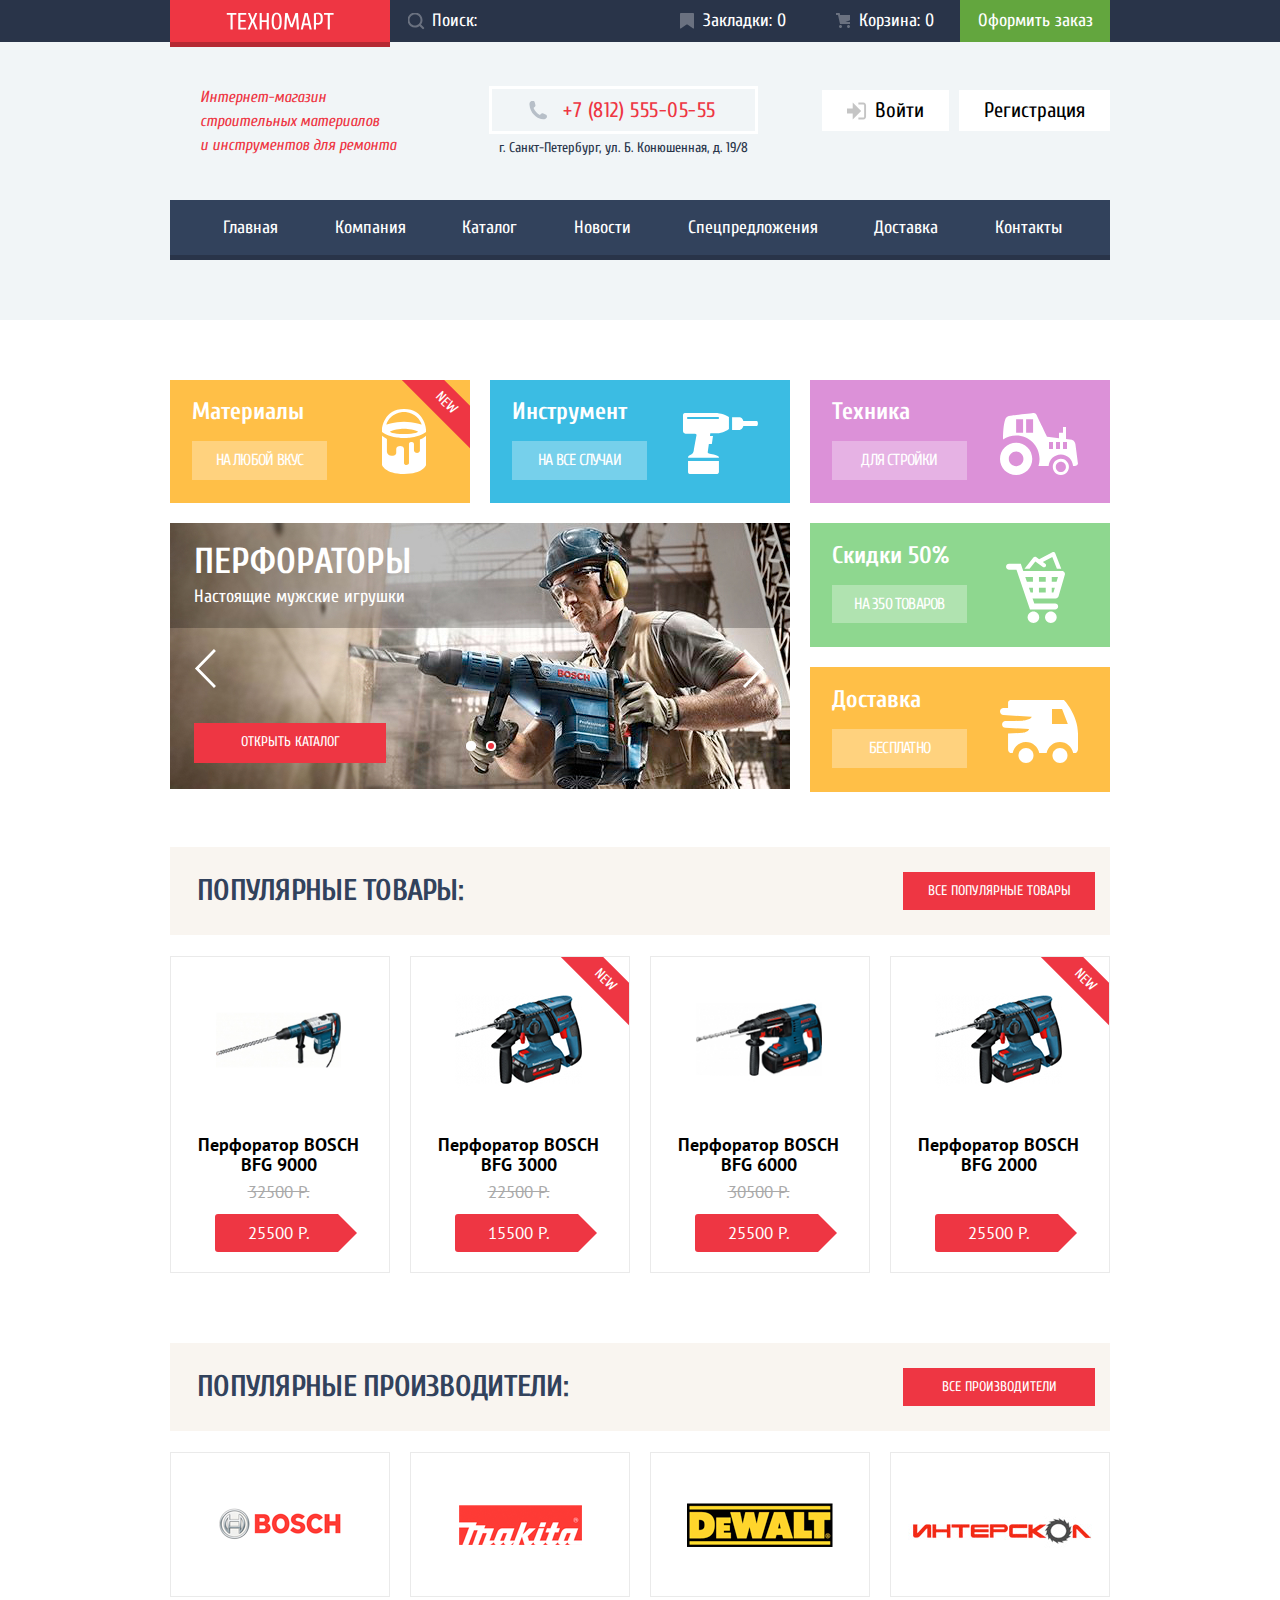
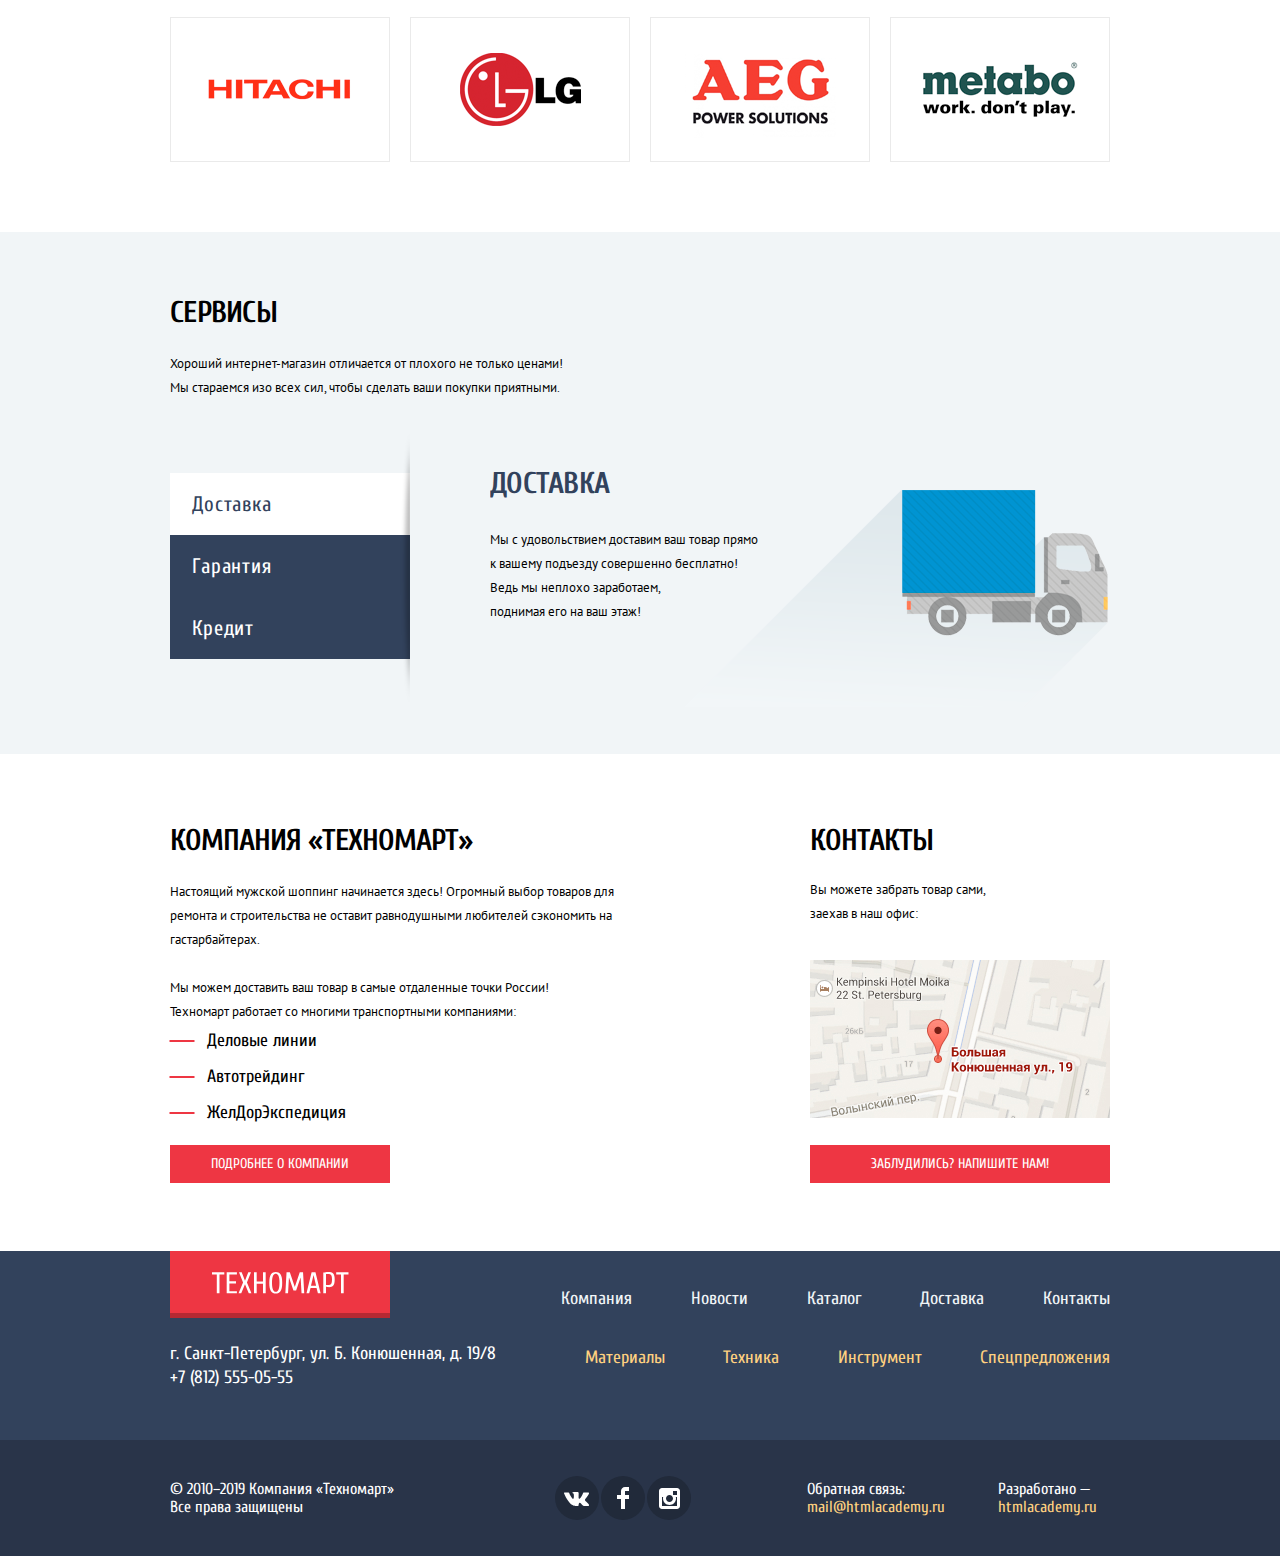
<file: index.html>
<!DOCTYPE html>
<html lang="ru">

<head>
  <meta charset="utf-8" />
  <title>HTML Academy: Техномарт</title>
  <link
    href="https://fonts.googleapis.com/css2?family=Cuprum:ital,wght@0,400;0,700;1,400&family=PT+Sans:wght@400;700&display=swap"
    rel="stylesheet">
  <link rel="stylesheet" href="css/normalize.css" />
  <link rel="stylesheet" href="css/style.min.css" />
</head>

<body>
  <header class="main-header">
    <div class="top-menu paragraph-secondary">
      <div class="container">
        <div class="top-menu-wrapper">
          <div class="logo">
            <span class="main-logo">
              <img src="img/logo-technomart.svg" width="108" height="18" alt="Логотип магазина «Техномарт»" />
            </span>
          </div>
          <div class="search">
            <div class="search-input-wrapper">
              <form action="https://echo.htmlacademy.ru" method="post">
                <input class="paragraph-secondary search-input" type="text" placeholder="Поиск:" />
              </form>
            </div>
          </div>
          <div class="bookmarks">
            <a class="button-top-menu button-bookmark">Закладки: 0</a>
          </div>
          <div class="order">
            <a class="button-top-menu button-cart">Корзина: 0</a>
          </div>
          <div class="cart">
            <a class="button-top-menu button-order">Оформить заказ</a>
          </div>
        </div>
      </div>
    </div>

    <!-- DIV для контейнера -->
    <div class="container">
      <!-- DIV для внутреннего контейнера чтобы задать блоку отступ сверху от верхнего меню и снизу от основного меню-->
      <div class="container-inner">
        <!-- DIV для отступа от верхнего меню и распределение в строку контента -->
        <div class="main-header-info">
          <i class="store-description">Интернет-магазин<br />строительных материалов<br />и инструментов
            для ремонта</i>
          <!-- DIV для блока с кнопкой телефона и адреса -->
          <div class="phone-wrapper">
            <div class="phone">
              <a class="heading-quaternary bold" href="tel:+7-812-555-05-55">+7 (812) 555-05-55</a>
            </div>
            <span class="label phone-address">г. Санкт-Петербург, ул. Б. Конюшенная, д. 19/8</span>
          </div>
          <!-- DIV для группировки кнопок -->
          <div class="authorization-wrapper">
            <a href="#" class="button button-login">
              <svg width="20" height="18" viewBox="0 0 20 18" fill="none" xmlns="http://www.w3.org/2000/svg">
                <path d="M14.1667 9L5.71429 0.5V6.5H0V11.5H5.71429V17.5L14.1667 9Z" fill="#C5C5C5" />
                <path
                  d="M16.1771 15.51H11.3895V17.5H16.1771C18.2514 17.5 19.0381 15.69 19.0619 14.474V3.528C19.0381 2.311 18.2514 0.5 16.1771 0.5H11.3895V2.49H16.1771C16.9762 2.49 17.1219 3.171 17.1391 3.547V14.451C17.1229 14.827 16.9762 15.51 16.1771 15.51Z"
                  fill="#C5C5C5" />
              </svg>
              Войти
            </a>
            <a href="#" class="button button-registration">Регистрация</a>
          </div>
        </div>

        <!-- Главное меню -->
        <nav class="main-nav">
          <!-- Главное меню как список -->
          <ul class="site-navigation main-nav-list">
            <li><a href="index.html">Главная</a></li>
            <li><a href="#">Компания</a></li>
            <li><a href="catalog.html">Каталог</a></li>
            <li><a href="#">Новости</a></li>
            <li><a href="#">Спецпредложения</a></li>
            <li><a href="#">Доставка</a></li>
            <li><a href="#">Контакты</a></li>
          </ul>
        </nav>
      </div>
    </div>
  </header>

  <!-- Основной контент -->
  <main>
    <!-- DIV для контейнера -->
    <div class="container">
      <!-- DIV для строки, которая состоит из 3х карточек категорий каталога -->
      <div class="promo">
        <!-- Карточки на категорию каталога -->
        <ul class="promo-list">
          <li class="promo-list-item promo-list-materials">
            <div class="badge-wrapper">
              <div class="badge-new">New</div>
            </div>
            <div>
              <h2 class="heading-tertiary">Материалы</h2>
              <a class="button-transparent uppercase" href="#">На любой вкус</a>
            </div>
            <img src="img/categories/icon-paint-bucket.svg" width="44" height="65" alt="Иконка с банкой краски" />
          </li>
          <li class="promo-list-item promo-list-tool">
            <div>
              <h2 class="heading-tertiary">Инструмент</h2>
              <a class="button-transparent uppercase" href="#">На все случаи</a>
            </div>
            <img src="img/categories/icon-drill.svg" width="75" height="61" alt="Иконка с дрелью" />
          </li>
          <li class="promo-list-item promo-list-machine">
            <div>
              <h2 class="heading-tertiary">Техника</h2>
              <a class="button-transparent uppercase" href="#">Для стройки</a>
            </div>
            <img src="img/categories/icon-tractor.svg" width="78" height="62" alt="Иконка с трактором" />
          </li>
          <li class="promo-list-item promo-slider">
            <div class="promo-slider-wrapper">
              <section class="promo-slider-content">
                <header>
                  <h2 class="heading-primary uppercase">Перфораторы</h2>
                  <p class="paragraph-secondary">Настоящие мужские игрушки</p>
                </header>
                <img src="img/slider/slider-0001.jpg" width="620" height="266"
                  alt="Изображение мужчины с перфоратором" />
              </section>
              <section class="promo-slider-content visually-hidden">
                <header>
                  <h2 class="heading-primary uppercase">Дрели</h2>
                  <p class="paragraph-secondary">Соседям на радость!</p>
                </header>
                <img src="img/slider/slider-0002.jpg" width="620" height="266"
                  alt="Изображение мужчины с перфоратором" />
              </section>
              <div class="promo-slider-controls">
                <input type="image" src="img/icon-left.svg" alt="Кнопка листающая слайды назад" />
                <input type="image" src="img/icon-left.svg" alt="Кнопка листающая слайды вперед" />
              </div>
              <div class="promo-slider-footer">
                <div class="promo-slider-action">
                  <a class="button-red uppercase" href="catalog.html">Открыть каталог</a>
                </div>
                <div class="promo-slider-paging">
                  <label class="radio-wrapper">
                    <input class="radio-input" name="slides" type="radio" id="first" value="first">
                    <span class="radio"></span>
                  </label>
                  <label class="radio-wrapper">
                    <input class="radio-input" name="slides" type="radio" id="second" value="second" checked>
                    <span class="radio "></span>
                  </label>
                </div>
              </div>
            </div>
          </li>
          <li class="inner-wrapper">
            <div class="promo-list-item promo-list-sales">
              <div>
                <h2 class="heading-tertiary">Скидки 50%</h2>
                <a class="button-transparent uppercase" href="#">На 350 товаров</a>
              </div>
              <img src="img/categories/icon-shopping-cart.svg" width="59" height="72"
                alt="Иконка с тележкой для покупок" />
            </div>
            <div class="promo-list-item promo-list-delivery">
              <div>
                <h2 class="heading-tertiary">Доставка</h2>
                <a class="button-transparent uppercase" href="#">Бесплатно</a>
              </div>
              <img src="img/categories/icon-truck.svg" width="78" height="63" alt="Иконка с грузовиком" />
            </div>
          </li>
        </ul>
      </div>
    </div>

    <!-- DIV для контейнера -->
    <div class="container">
      <!-- Секция с заголовком и ссылкой на все популярные товары -->
      <section class="popular-products">
        <header class="popular-products-header uppercase">
          <h2 class="heading-secondary">Популярные товары:</h2>
          <a href="#" class="button-red">Все популярные товары</a>
        </header>
        <!-- Список популярных товаров -->
        <ul class="products-list">
          <li class="products-list-item">
            <div class="products-list-item-link">
              <img src="img/products/perforator-0001.jpg" width="184" height="164" alt="Изображение перфоратора" />
              <h2>Перфоратор BOSCH BFG 9000</h2>
              <p>32500 Р.</p>
              <p class="new-price">25500 Р.</p>
              <div class="products-list-item-order">
                <a href="#" class="modal-order-link button-green uppercase">Купить</a>
                <a href="#" class="button-green-secondary uppercase">В закладки</a>
              </div>
            </div>
          </li>
          <li class="products-list-item">
            <div class="products-list-item-link">
              <div class="badge-wrapper">
                <div class="badge-new">New</div>
              </div>
              <img src="img/products/perforator-0002.jpg" width="184" height="164" alt="Изображение перфоратора" />
              <h2>Перфоратор BOSCH BFG 3000</h2>
              <p>22500 Р.</p>
              <p class="new-price">15500 Р.</p>
              <div class="products-list-item-order">
                <a href="#" class="modal-order-link button-green uppercase">Купить</a>
                <a href="#" class="button-green-secondary uppercase">В закладки</a>
              </div>
            </div>
          </li>
          <li class="products-list-item">
            <div class="products-list-item-link">
              <img src="img/products/perforator-0003.jpg" width="184" height="164" alt="Изображение перфоратора" />
              <h2>Перфоратор BOSCH BFG 6000</h2>
              <p>30500 Р.</p>
              <p class="new-price">25500 Р.</p>
              <div class="products-list-item-order">
                <a href="#" class="modal-order-link button-green uppercase">Купить</a>
                <a href="#" class="button-green-secondary uppercase">В закладки</a>
              </div>
            </div>
          </li>
          <li class="products-list-item">
            <div class="products-list-item-link">
              <div class="badge-wrapper">
                <div class="badge-new">New</div>
              </div>
              <img src="img/products/perforator-0004.jpg" width="184" height="164" alt="Изображение перфоратора" />
              <h2 class="bold">Перфоратор BOSCH BFG 2000</h2>
              <p class="new-price">25500 Р.</p>
              <div class="products-list-item-order">
                <a href="#" class="modal-order-link button-green uppercase">Купить</a>
                <a href="#" class="button-green-secondary uppercase">В закладки</a>
              </div>
            </div>
          </li>
        </ul>
      </section>
    </div>

    <!-- DIV для контейнера -->
    <div class="container">
      <!-- Секция с заголовком и ссылкой на всех производителей -->
      <section class="popular-brands">
        <header class="popular-brands-header uppercase">
          <h2 class="heading-secondary ">Популярные производители:</h2>
          <a href="#" class="button-red">Все производители</a>
        </header>
        <!-- Список популярных производителей -->
        <ul class="popular-brands-list">
          <li class="popular-brands-list-item">
            <a href="#" class="popular-brands-list-item-link">
              <img src="img/brands/logo-01.png" width="126" height="37" alt="Логотип bosch" />
            </a>
          </li>
          <li class="popular-brands-list-item">
            <a href="#" class="popular-brands-list-item-link">
              <img src="img/brands/logo-02.png" width="123" height="40" alt="Логотип makita" />
            </a>
          </li>
          <li class="popular-brands-list-item">
            <a href="#" class="popular-brands-list-item-link">
              <img src="img/brands/logo-03.png" width="146" height="44" alt="Логотип dewalt" />
            </a>
          </li>
          <li class="popular-brands-list-item">
            <a href="#" class="popular-brands-list-item-link">
              <img src="img/brands/logo-04.png" width="200" height="88" alt="Логотип интерскол" />
            </a>
          </li>
          <li class="popular-brands-list-item">
            <a href="#" class="popular-brands-list-item-link">
              <img src="img/brands/logo-05.png" width="169" height="31" alt="Логотип hitachi" />
            </a>
          </li>
          <li class="popular-brands-list-item">
            <a href="#" class="popular-brands-list-item-link">
              <img src="img/brands/logo-06.png" width="121" height="73" alt="Логотип lg" />
            </a>
          </li>
          <li class="popular-brands-list-item">
            <a href="#" class="popular-brands-list-item-link">
              <img src="img/brands/logo-07.png" width="151" height="96" alt="Логотип aeg" />
            </a>
          </li>
          <li class="popular-brands-list-item">
            <a href="#" class="popular-brands-list-item-link">
              <img src="img/brands/logo-08.png" width="204" height="69" alt="Логотип metabo" />
            </a>
          </li>
        </ul>
      </section>
    </div>

    <!-- DIV для фона на всю страницу -->
    <div class="service-block">
      <!-- DIV для контейнера -->
      <div class="container">
        <!-- DIV для слайдера -->
        <section class="service-block-wrapper">
          <div class="service-block-content">
            <h2 class="heading-secondary uppercase">Сервисы</h2>
            <p class="paragraph-primary">
              Хороший интернет-магазин отличается от плохого не только
              ценами!<br />
              Мы стараемся изо всех сил, чтобы сделать ваши покупки приятными.
            </p>
          </div>
          <!-- DIV для контента слайда -->
          <div class="service-block-slider">
            <div class="service-block-slider-controls">
              <!-- Список из навигации по слайдам -->
              <ul class="service-block-slider-controls-list">
                <li>
                  <input type="radio" name="service-group" id="service-delivery" checked>
                  <label for="service-delivery" class="heading-quaternary">Доставка</label>
                </li>
                <li>
                  <input type="radio" name="service-group" id="service-warranty">
                  <label for="service-warranty" class="heading-quaternary">Гарантия</label>
                </li>
                <li>
                  <input type="radio" name="service-group" id="service-debit">
                  <label for="service-debit" class="heading-quaternary">Кредит</label>
                </li>
              </ul>
            </div>
            <div class="service-block-slider-content">
              <article class="service-block-slider-content-item">
                <h2 class="heading-secondary uppercase">Доставка</h2>
                <p class="paragraph-primary">
                  Мы с удовольствием доставим ваш товар прямо<br />к вашему
                  подъезду совершенно бесплатно!<br />Ведь мы неплохо
                  заработаем,<br />
                  поднимая его на ваш этаж!
                </p>
                <img src="img/img-truck.png" width="468" height="261" alt="Изображение грузовика" />
              </article>
              <article class="service-block-slider-content-item visually-hidden">
                <h2 class="heading-secondary uppercase">Гарантия</h2>
                <p class="paragraph-primary">
                  Если купленный у нас товар поломается или заискрит,<br />а также в случае пожара, спровоцированного
                  его<br />возгоранием, вы всегда можете быть уверены в нашей<br />гарантии. Мы обменяем сгоревший товар
                  на новый.<br />Дом уж восстановите как-нибудь сами.
                </p>
                <img src="img/img-warranty.png" width="389" height="283" alt="Изображение значка гарантии" />
              </article>
              <article class="service-block-slider-content-item visually-hidden">
                <h2 class="heading-secondary uppercase">Кредит</h2>
                <p class="paragraph-primary">
                  Залезть в долговую яму стало проще!<br />Кредитные консультанты придут вам на помощь.
                </p>
                <a href="#" class="button-red uppercase">Отправить заявку</a>
                <img src="img/img-debit.png" width="465" height="285" alt="Изображение документа и денежных купюр" />
              </article>
            </div>
          </div>
        </section>
      </div>
    </div>

    <!-- DIV для контейнера -->
    <div class="container">
      <div class="company-block">
        <!-- Колонка определяющая секцию о компании -->
        <div class="about-wrapper">
          <section class="about-content">
            <h2 class="heading-secondary uppercase">Компания «Техномарт»</h2>
            <p class="paragraph-primary">Настоящий мужской шоппинг начинается здесь! Огромный выбор товаров
              для<br />ремонта и
              строительства не оставит равнодушными любителей сэкономить на<br />гастарбайтерах.</p>
            <p class="paragraph-primary">Мы можем доставить ваш товар в самые отдаленные точки России!<br />
              Техномарт работает со многими транспортными компаниями:</p>
            <ul class="company-list">
              <li class="company-list-item paragraph-secondary">Деловые линии</li>
              <li class="company-list-item paragraph-secondary">Автотрейдинг</li>
              <li class="company-list-item paragraph-secondary">ЖелДорЭкспедиция</li>
            </ul>
            <a href="#" class="button-red uppercase">Подробнее о компании</a>
          </section>
        </div>
        <!-- Колонка определяющая секцию контакты -->
        <div class="contacts-wrapper">
          <section class="contacts-content">
            <h2 class="heading-secondary uppercase">Контакты</h2>
            <p class="paragraph-primary">Вы можете забрать товар сами,<br />
              заехав в наш офис:</p>
            <a href="#" class="contacts-link-map">
              <img src="img/img-map.jpg" width="300" height="158" alt="Изображение карты с адресом" />
            </a>
            <a href="#" class="contacts-link button-red uppercase">Заблудились? Напишите нам!</a>
          </section>
        </div>
      </div>
    </div>
  </main>
  <!-- Подвал сайта -->
  <footer class="main-footer">
    <div class="footer-navigation-wrapper">
      <!-- DIV для контейнера -->
      <div class="container">
        <!-- Блок для 1го ряда подвала -->
        <div class="row">
          <span class="main-logo">
            <img src="img/logo-technomart.svg" width="138" height="23" alt="Логотип магазина «Техномарт»" />
          </span>
          <ul class="footer-navigation">
            <li><a class="paragraph-secondary" href="#">Компания</a></li>
            <li><a class="paragraph-secondary" href="#">Новости</a></li>
            <li><a class="paragraph-secondary" href="catalog.html">Каталог</a></li>
            <li><a class="paragraph-secondary" href="#">Доставка</a></li>
            <li><a class="paragraph-secondary" href="#">Контакты</a></li>
          </ul>
        </div>
        <!-- Блок для 2го ряда подвала -->
        <div class="row">
          <p class="paragraph-secondary footer-address">
            г. Санкт-Петербург, ул. Б. Конюшенная, д. 19/8<br />
            <a href="tel:+7-812-555-05-55">+7 (812) 555-05-55</a>
          </p>
          <ul class="footer-navigation footer-navigation-secondary">
            <li><a class="paragraph-secondary" href="#">Материалы</a></li>
            <li><a class="paragraph-secondary" href="#">Техника</a></li>
            <li><a class="paragraph-secondary" href="#">Инструмент</a></li>
            <li><a class="paragraph-secondary" href="#">Спецпредложения</a></li>
          </ul>
        </div>
      </div>
    </div>
    <div class="footer-contacts-wrapper">
      <div class="container">
        <!-- Блок для 3го ряда подвала -->
        <div class="row">
          <div class="footer-contacts">
            <p class="copyright paragraph-tertiary">© 2010–2019 Компания «Техномарт»<br />Все права защищены</p>
            <!-- Список со ссылками на соц. сети -->
            <ul class="footer-socials">
              <li>
                <a href="#">
                  <img src="img/social/icon-vk.svg" width="26" height="15" alt="Иконка ВКонтакте" />
                </a>
              </li>
              <li>
                <a href="#">
                  <img src="img/social/icon-fb.svg" width="12" height="22" alt="Иконка Facebook" />
                </a>
              </li>
              <li>
                <a href="#">
                  <img src="img/social/icon-insta.svg" width="21" height="21" alt="Иконка Instagram" />
                </a>
              </li>
            </ul>
            <!-- Список со ссылками на контакты -->
            <ul class="footer-contacts-list paragraph-tertiary">
              <li>
                <span>Обратная связь:</span>
                <a href="mailto:mail@htmlacademy.ru">mail@htmlacademy.ru</a>
              </li>
              <li>
                <span>Разработано —</span>
                <a href="https://htmlacademy.ru/intensive/htmlcss">htmlacademy.ru</a>
              </li>
            </ul>
          </div>
        </div>
      </div>
    </div>

  </footer>
  <!-- Модальные окна -->
  <section class="modal modal-map">
    <h2 class="visually-hidden">Как до нас добраться</h2>
    <button type="button" class="modal-close" aria-label="иконка закрыть">
      <svg width="21" height="21" viewBox="0 0 21 21" fill="none" xmlns="http://www.w3.org/2000/svg">
        <path
          d="M13.273 10.5L20.695 3.07799C21.084 2.68899 21.084 2.05299 20.695 1.66399L19.336 0.304995C18.947 -0.0840054 18.311 -0.0840054 17.922 0.304995L10.5 7.72699L3.07799 0.304995C2.68899 -0.0840054 2.05299 -0.0840054 1.66399 0.304995L0.304995 1.66399C-0.0840054 2.05299 -0.0840054 2.68899 0.304995 3.07799L7.72699 10.5L0.305995 17.922C-0.0830054 18.311 -0.0830054 18.947 0.305995 19.336L1.66499 20.695C2.05399 21.084 2.68999 21.084 3.07899 20.695L10.501 13.273L17.923 20.695C18.312 21.084 18.948 21.084 19.337 20.695L20.696 19.336C21.085 18.947 21.085 18.311 20.696 17.922L13.273 10.5Z"
          fill="#EE3643" />
      </svg>
    </button>
    <iframe
      src="https://www.google.com/maps/embed?pb=!1m18!1m12!1m3!1d1998.6037999040354!2d30.322010416394033!3d59.938716271971415!2m3!1f0!2f0!3f0!3m2!1i1024!2i768!4f13.1!3m3!1m2!1s0x4696310fca5ba729%3A0xea9c53d4493c879f!2sBolshaya+Konyushennaya+ul.%2C+19%2C+Sankt-Peterburg%2C+Russia%2C+191186!5e0!3m2!1sen!2s!4v1441888483426"
      width="943" height="560" allowfullscreen>
    </iframe>
  </section>
  <section class="modal modal-contacts">
    <h2 class="visually-hidden">Форма для обратной связи</h2>
    <button type="button" class="modal-close" aria-label="иконка закрыть">
      <svg width="21" height="21" viewBox="0 0 21 21" fill="none" xmlns="http://www.w3.org/2000/svg">
        <path
          d="M13.273 10.5L20.695 3.07799C21.084 2.68899 21.084 2.05299 20.695 1.66399L19.336 0.304995C18.947 -0.0840054 18.311 -0.0840054 17.922 0.304995L10.5 7.72699L3.07799 0.304995C2.68899 -0.0840054 2.05299 -0.0840054 1.66399 0.304995L0.304995 1.66399C-0.0840054 2.05299 -0.0840054 2.68899 0.304995 3.07799L7.72699 10.5L0.305995 17.922C-0.0830054 18.311 -0.0830054 18.947 0.305995 19.336L1.66499 20.695C2.05399 21.084 2.68999 21.084 3.07899 20.695L10.501 13.273L17.923 20.695C18.312 21.084 18.948 21.084 19.337 20.695L20.696 19.336C21.085 18.947 21.085 18.311 20.696 17.922L13.273 10.5Z"
          fill="#EE3643" />
      </svg>
    </button>
    <form class="contacts-form" action="https://echo.htmlacademy.ru" method="post">
      <div class="modal-contacts-wrapper">
        <div class="contacts-input-group">
          <p>
            <label class="paragraph-secondary" for="contacts-name">Ваше имя:</label>
            <input class="contacts-input contacts-name paragraph-secondary" id="contacts-name" type="text" name="name"
              placeholder="Имя Фамилия" required>
          </p>
          <p>
            <label class="paragraph-secondary" for="contacts-email">Ваше e-mail:</label>
            <input class="contacts-input contacts-email paragraph-secondary" id="contacts-email" type="email"
              name="email" placeholder="email@example.com" required>
          </p>
        </div>
        <p>
          <label class="paragraph-secondary" for="contacts-text">Текст письма:</label>
          <textarea class="contacts-input paragraph-secondary" id="contacts-text" rows="4" name="text"
            placeholder="В свободной форме"></textarea>
        </p>
      </div>
      <div class="contacts-action">
        <button class="button-red label uppercase" type="submit">Отправить</button>
      </div>
    </form>
  </section>
  <script src="js/index.min.js"></script>
</body>

</html>
</file>
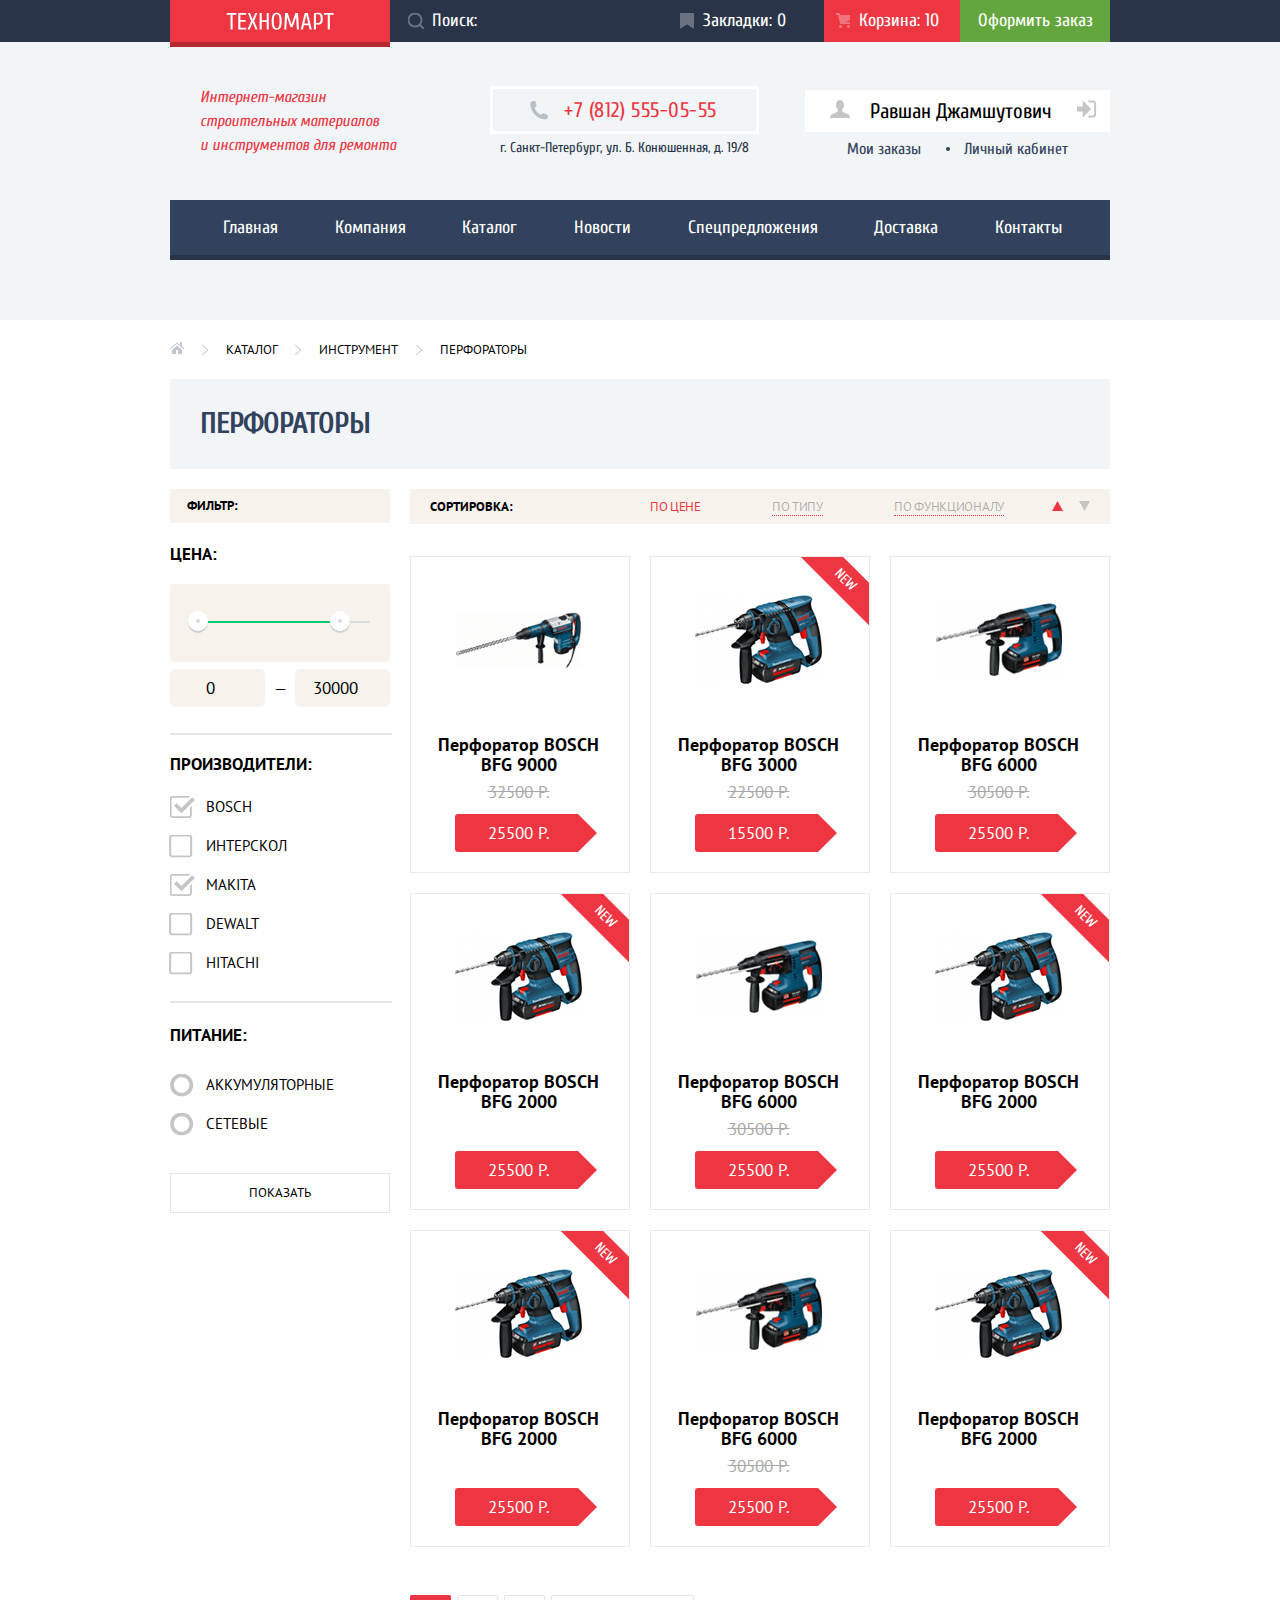
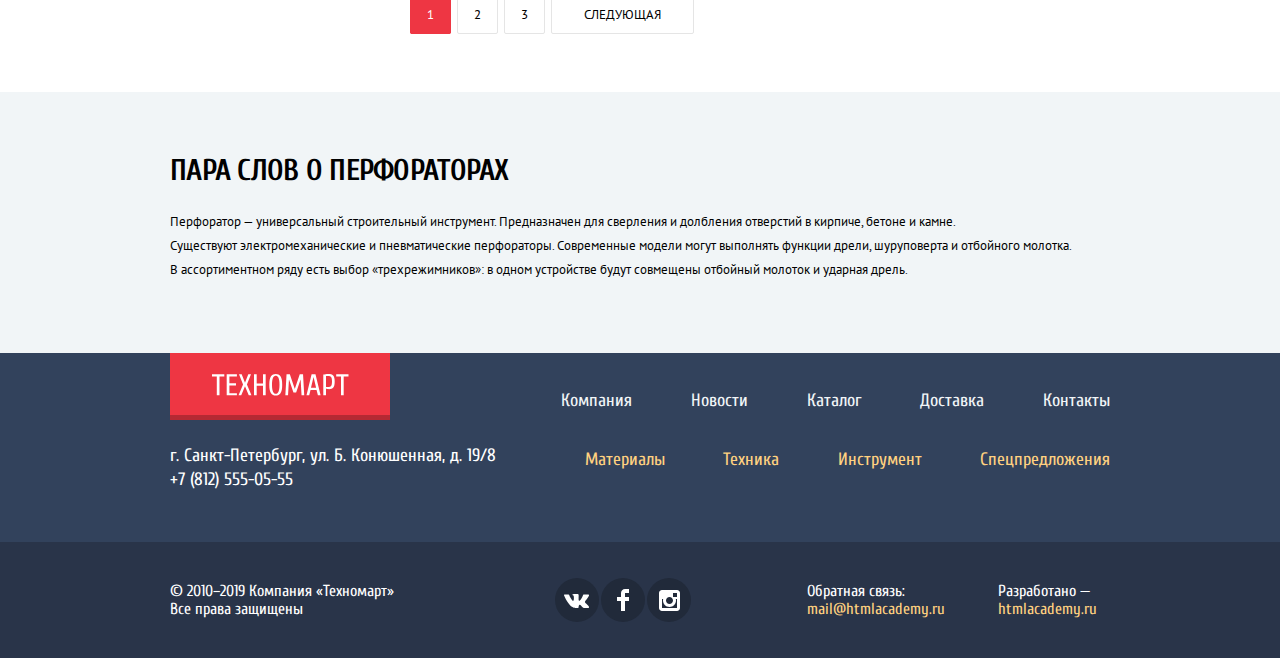
<file: catalog.html>
<!DOCTYPE html>
<html lang="ru">

<head>
  <meta charset="utf-8" />
  <title>HTML Academy: Техномарт</title>
  <link
    href="https://fonts.googleapis.com/css2?family=Cuprum:ital,wght@0,400;0,700;1,400&family=PT+Sans:wght@400;700&display=swap"
    rel="stylesheet">
  <link rel="stylesheet" href="css/normalize.css" />
  <link rel="stylesheet" href="css/style.min.css" />
</head>

<body>
  <header class="main-header">
    <div class="top-menu paragraph-secondary">
      <div class="container">
        <div class="top-menu-wrapper">
          <div class="logo">
            <a href="index.html" class="main-logo">
              <img src="img/logo-technomart.svg" width="108" height="18" alt="Логотип магазина «Техномарт»" />
            </a>
          </div>
          <div class="search">
            <div class="search-input-wrapper">
              <form action="https://echo.htmlacademy.ru" method="post">
                <input class="paragraph-secondary search-input" type="text" placeholder="Поиск:" />
              </form>
            </div>
          </div>
          <div class="bookmarks">
            <a class="button-top-menu button-bookmark">Закладки: 0</a>
          </div>
          <div class="order">
            <a class="button-top-menu button-cart cart-filled">Корзина: 10</a>
          </div>
          <div class="cart">
            <a class="button-top-menu button-order">Оформить заказ</a>
          </div>
        </div>
      </div>
    </div>

    <!-- DIV для контейнера -->
    <div class="container">
      <!-- DIV для внутреннего контейнера чтобы задать блоку отступ сверху от верхнего меню и снизу от основного меню-->
      <div class="container-inner">
        <!-- DIV для отступа от верхнего меню и распределение в строку контента -->
        <div class="main-header-info">
          <i class="store-description">Интернет-магазин<br />строительных материалов<br />и инструментов
            для ремонта</i>
          <!-- DIV для блока с кнопкой телефона и адреса -->
          <div class="phone-wrapper">
            <div class="phone">
              <a class="heading-quaternary bold" href="tel:+7-812-555-05-55">+7 (812) 555-05-55</a>
            </div>
            <span class="label phone-address">г. Санкт-Петербург, ул. Б. Конюшенная, д. 19/8</span>
          </div>
          <!-- DIV для группировки кнопок -->
          <div class="profile-wrapper">
            <div class="button-profile">
              <a href="#">
                <svg width="20" height="18" viewBox="0 0 20 18" fill="none" xmlns="http://www.w3.org/2000/svg">
                  <path
                    d="M17.881 14.166C15.737 13.431 13.625 12.5 12.674 11.776C12.017 11.275 11.904 10.158 12.157 9.361C13.275 8.458 14.021 6.884 14.021 5.083C14.021 2.276 12.221 0 10 0C7.77902 0 5.97901 2.276 5.97901 5.083C5.97901 6.884 6.72501 8.457 7.84201 9.36C8.09501 10.158 7.98302 11.275 7.32502 11.776C6.37502 12.5 4.26201 13.43 2.11801 14.166C-0.0259852 14.902 1.48343e-05 18 1.48343e-05 18H20C20 18 20.025 14.901 17.881 14.166Z"
                    fill="#C5C5C5" />
                </svg>
              </a>
              Равшан Джамшутович
              <a href="#">
                <svg width="20" height="18" viewBox="0 0 20 18" fill="none" xmlns="http://www.w3.org/2000/svg">
                  <path d="M14.1667 9L5.71429 0.5V6.5H0V11.5H5.71429V17.5L14.1667 9Z" fill="#C5C5C5" />
                  <path
                    d="M16.1771 15.51H11.3895V17.5H16.1771C18.2514 17.5 19.0381 15.69 19.0619 14.474V3.528C19.0381 2.311 18.2514 0.5 16.1771 0.5H11.3895V2.49H16.1771C16.9762 2.49 17.1219 3.171 17.1391 3.547V14.451C17.1229 14.827 16.9762 15.51 16.1771 15.51Z"
                    fill="#C5C5C5" />
                </svg>
              </a>
            </div>
            <div class="profile-links">
              <a class="paragraph-tertiary" href="#">Мои заказы</a>
              <a class="paragraph-tertiary" href="#">Личный кабинет</a>
            </div>
          </div>
        </div>

        <!-- Главное меню -->
        <nav class="main-nav">
          <!-- Главное меню как список -->
          <ul class="site-navigation main-nav-list">
            <li><a href="index.html">Главная</a></li>
            <li><a href="#">Компания</a></li>
            <li><a href="catalog.html">Каталог</a></li>
            <li><a href="#">Новости</a></li>
            <li><a href="#">Спецпредложения</a></li>
            <li><a href="#">Доставка</a></li>
            <li><a href="#">Контакты</a></li>
          </ul>
        </nav>
      </div>
    </div>
  </header>

  <!-- Основной контент -->
  <main>
    <!-- DIV для контейнера сетки -->
    <div class="container">
      <!-- Хлебные крошки списком как навигация -->
      <ul class="catalog-breadcrumbs">
        <li>
          <a href="#"><img width="14" height="12" src="img/icon-home.svg" alt="Иконка вернуться домой" /></a>
        </li>
        <li><a class="heading-fivefold uppercase" href="#">Каталог</a></li>
        <li><a class="heading-fivefold uppercase" href="#">Инструмент</a></li>
        <li><a class="heading-fivefold uppercase">Перфораторы</a></li>
      </ul>
    </div>
    <div class="container">
      <h1 class="catalog-category heading-secondary uppercase">Перфораторы</h1>
    </div>
    <div class="container">
      <div class="catalog">
        <!-- DIV для колонки с фильтрацией товаров -->
        <div class="catalog-filter-wrapper uppercase">
          <h2 class="catalog-filtering">Фильтр:</h2>
          <!-- Секция фильтрации по цене -->
          <form action="https://echo.htmlacademy.ru" method="get">
            <fieldset class="catalog-filter-group">
              <legend>Цена:</legend>
              <div class="range-controls">
                <div class="scale">
                  <div class="bar"></div>
                </div>
                <div class="toggle toggle-min" tabindex="0"></div>
                <div class="toggle toggle-max" tabindex="0"></div>
              </div>
              <div class="price-controls">
                <label class="min-price">
                  <input type="number" name="min-price" value="0">
                </label>
                <label class="max-price">
                  <input type="number" name="max-price" value="30000">
                </label>
              </div>
            </fieldset>
            <!-- Секция фильтрации по производителю -->
            <fieldset class="catalog-filter-group">
              <legend>Производители:</legend>
              <ul class="catalog-filtering-list">
                <li class="filter-option">
                  <input class="visually-hidden filter-input checkbox-input" type="checkbox" name="bosch"
                    id="filter-bosch" checked />
                  <label for="filter-bosch">
                    Bosch
                  </label>
                </li>
                <li class="filter-option">
                  <input class="visually-hidden filter-input checkbox-input" type="checkbox" name="Интерскол"
                    id="filter-interskol" />
                  <label for="filter-interskol">
                    Интерскол
                  </label>
                </li>
                <li class="filter-option">
                  <input class="visually-hidden filter-input checkbox-input" type="checkbox" name="makita" id="makita"
                    checked />
                  <label for="makita">
                    Makita
                  </label>
                </li>
                <li class="filter-option">
                  <input class="visually-hidden filter-input checkbox-input" type="checkbox" name="dewalt"
                    id="dewalt" />
                  <label for="dewalt">
                    Dewalt
                  </label>
                </li>
                <li class="filter-option">
                  <input class="visually-hidden filter-input checkbox-input" type="checkbox" name="hitachi"
                    id="hitachi" />
                  <label for="hitachi">
                    Hitachi
                  </label>
                </li>
              </ul>
            </fieldset>
            <fieldset class="catalog-filter-group">
              <!-- Секция фильтрации по питанию -->
              <legend>Питание:</legend>
              <ul class="catalog-filtering-list">
                <li class="filter-option">
                  <input class="visually-hidden filter-input radiobutton-input" type="radio" name="power"
                    id="battery" />
                  <label for="battery">
                    Аккумуляторные
                  </label>
                </li>
                <li class="filter-option">
                  <input class="visually-hidden filter-input radiobutton-input" type="radio" name="power"
                    id="network" />
                  <label for="network">
                    Сетевые
                  </label>
                </li>
              </ul>
            </fieldset>
            <button type="submit" class="button-filtering label uppercase">Показать</button>
          </form>
        </div>
        <!-- DIV для большой колонки для списка товаров -->
        <div class="catalog-wrapper">
          <!-- DIV для сортировки по критериям -->
          <div class="catalog-sorting uppercase">
            <h3>Сортировка:</h3>
            <ul class="catalog-sorting-options">
              <li><a href="#" class="current">По цене</a></li>
              <li><a href="#">По типу</a></li>
              <li><a href="#">По функционалу</a></li>
            </ul>
            <div class="catalog-sorting-controls">
              <a href="#">
                <svg width="11" height="10" viewBox="0 0 11 10" fill="none" xmlns="http://www.w3.org/2000/svg">
                  <path d="M5.5 0L11 10L0 10" fill="#EE3643" />
                </svg>
              </a>
              <a href="#">
                <svg width="11" height="10" viewBox="0 0 11 10" fill="none" xmlns="http://www.w3.org/2000/svg">
                  <path d="M5.5 10L0 0H11" fill="#C5C5C5" />
                </svg>
              </a>
            </div>
          </div>
          <!-- Список товаров -->
          <ul class="catalog-list">
            <li class="products-list-item">
              <div class="products-list-item-link">
                <img src="img/products/perforator-0001.jpg" width="184" height="164" alt="Изображение перфоратора" />
                <h2>Перфоратор BOSCH BFG 9000</h2>
                <p>32500 Р.</p>
                <p class="new-price">25500 Р.</p>
                <div class="products-list-item-order">
                  <a href="#" class="modal-order-link button-green uppercase">Купить</a>
                  <a href="#" class="button-green-secondary uppercase">В закладки</a>
                </div>
              </div>
            </li>
            <li class="products-list-item">
              <div class="products-list-item-link">
                <div class="badge-wrapper">
                  <div class="badge-new">New</div>
                </div>
                <img src="img/products/perforator-0002.jpg" width="184" height="164" alt=" Изображение перфоратора" />
                <h2>Перфоратор BOSCH BFG 3000</h2>
                <p>22500 Р.</p>
                <p class="new-price">15500 Р.</p>
                <div class="products-list-item-order">
                  <a href="#" class="modal-order-link button-green uppercase">Купить</a>
                  <a href="#" class="button-green-secondary uppercase">В закладки</a>
                </div>
              </div>
            </li>
            <li class="products-list-item">
              <div class="products-list-item-link">
                <img src="img/products/perforator-0003.jpg" width="184" height="164" alt="Изображение перфоратора" />
                <h2>Перфоратор BOSCH BFG 6000</h2>
                <p>30500 Р.</p>
                <p class="new-price">25500 Р.</p>
                <div class="products-list-item-order">
                  <a href="#" class="modal-order-link button-green uppercase">Купить</a>
                  <a href="#" class="button-green-secondary uppercase">В закладки</a>
                </div>
              </div>
            </li>
            <li class="products-list-item">
              <div class="products-list-item-link">
                <div class="badge-wrapper">
                  <div class="badge-new">New</div>
                </div>
                <img src="img/products/perforator-0004.jpg" width="184" height="164" alt="Изображение перфоратора" />
                <h2 class="bold">Перфоратор BOSCH BFG 2000</h2>
                <p class="new-price">25500 Р.</p>
                <div class="products-list-item-order">
                  <a href="#" class="modal-order-link button-green uppercase">Купить</a>
                  <a href="#" class="button-green-secondary uppercase">В закладки</a>
                </div>
              </div>
            </li>
            <li class="products-list-item">
              <div class="products-list-item-link">
                <img src="img/products/perforator-0003.jpg" width="184" height="164" alt="Изображение перфоратора" />
                <h2>Перфоратор BOSCH BFG 6000</h2>
                <p>30500 Р.</p>
                <p class="new-price">25500 Р.</p>
                <div class="products-list-item-order">
                  <a href="#" class="modal-order-link button-green uppercase">Купить</a>
                  <a href="#" class="button-green-secondary uppercase">В закладки</a>
                </div>
              </div>
            </li>
            <li class="products-list-item">
              <div class="products-list-item-link">
                <div class="badge-wrapper">
                  <div class="badge-new">New</div>
                </div>
                <img src="img/products/perforator-0004.jpg" width="184" height="164" alt="Изображение перфоратора" />
                <h2 class="bold">Перфоратор BOSCH BFG 2000</h2>
                <p class="new-price">25500 Р.</p>
                <div class="products-list-item-order">
                  <a href="#" class="modal-order-link button-green uppercase">Купить</a>
                  <a href="#" class="button-green-secondary uppercase">В закладки</a>
                </div>
              </div>
            </li>
            <li class="products-list-item">
              <div class="products-list-item-link">
                <div class="badge-wrapper">
                  <div class="badge-new">New</div>
                </div>
                <img src="img/products/perforator-0004.jpg" width="184" height="164" alt="Изображение перфоратора" />
                <h2 class="bold">Перфоратор BOSCH BFG 2000</h2>
                <p class="new-price">25500 Р.</p>
                <div class="products-list-item-order">
                  <a href="#" class="modal-order-link button-green uppercase">Купить</a>
                  <a href="#" class="button-green-secondary uppercase">В закладки</a>
                </div>
              </div>
            </li>
            <li class="products-list-item">
              <div class="products-list-item-link">
                <img src="img/products/perforator-0003.jpg" width="184" height="164" alt="Изображение перфоратора" />
                <h2>Перфоратор BOSCH BFG 6000</h2>
                <p>30500 Р.</p>
                <p class="new-price">25500 Р.</p>
                <div class="products-list-item-order">
                  <a href="#" class="modal-order-link button-green uppercase">Купить</a>
                  <a href="#" class="button-green-secondary uppercase">В закладки</a>
                </div>
              </div>
            </li>
            <li class="products-list-item">
              <div class="products-list-item-link">
                <div class="badge-wrapper">
                  <div class="badge-new">New</div>
                </div>
                <img src="img/products/perforator-0004.jpg" width="184" height="164" alt="Изображение перфоратора" />
                <h2 class="bold">Перфоратор BOSCH BFG 2000</h2>
                <p class="new-price">25500 Р.</p>
                <div class="products-list-item-order">
                  <a href="#" class="modal-order-link button-green uppercase">Купить</a>
                  <a href="#" class="button-green-secondary uppercase">В закладки</a>
                </div>
              </div>
            </li>
          </ul>
          <!-- Пагинация -->
          <ul class="catalog-pagination">
            <li><a href="#" class="current">1</a></li>
            <li><a href="#">2</a></li>
            <li><a href="#">3</a></li>
            <li><a href="#" class="next uppercase">Следующая</a></li>
          </ul>
        </div>
      </div>
    </div>
    <!-- DIV для контейнера сетки -->
    <div class="catalog-category-about">
      <div class="container">
        <section>
          <h2 class="heading-secondary uppercase">Пара слов о перфораторах</h2>
          <p class="paragraph-primary">
            Перфоратор — универсальный строительный инструмент. Предназначен для
            сверления и долбления отверстий в кирпиче, бетоне и камне.<br />Существуют
            электромеханические и пневматические перфораторы. Современные модели
            могут выполнять функции дрели, шуруповерта и отбойного молотка.<br />В
            ассортиментном ряду есть выбор «трехрежимников»: в одном устройстве
            будут совмещены отбойный молоток и ударная дрель.
          </p>
        </section>
      </div>
    </div>
  </main>
  <!-- Подвал сайта -->
  <footer class="main-footer">
    <div class="footer-navigation-wrapper">
      <!-- DIV для контейнера -->
      <div class="container">
        <!-- Блок для 1го ряда подвала -->
        <div class="row">
          <a href="index.html" class="main-logo">
            <img src="img/logo-technomart.svg" width="138" height="23" alt="Логотип магазина «Техномарт»" />
          </a>
          <ul class="footer-navigation">
            <li><a class="paragraph-secondary" href="#">Компания</a></li>
            <li><a class="paragraph-secondary" href="#">Новости</a></li>
            <li><a class="paragraph-secondary" href="catalog.html">Каталог</a></li>
            <li><a class="paragraph-secondary" href="#">Доставка</a></li>
            <li><a class="paragraph-secondary" href="#">Контакты</a></li>
          </ul>
        </div>
        <!-- Блок для 2го ряда подвала -->
        <div class="row">
          <p class="paragraph-secondary footer-address">
            г. Санкт-Петербург, ул. Б. Конюшенная, д. 19/8<br />
            <a href="tel:+7-812-555-05-55">+7 (812) 555-05-55</a>
          </p>
          <ul class="footer-navigation footer-navigation-secondary">
            <li><a class="paragraph-secondary" href="#">Материалы</a></li>
            <li><a class="paragraph-secondary" href="#">Техника</a></li>
            <li><a class="paragraph-secondary" href="#">Инструмент</a></li>
            <li><a class="paragraph-secondary" href="#">Спецпредложения</a></li>
          </ul>
        </div>
      </div>
    </div>
    <div class="footer-contacts-wrapper">
      <div class="container">
        <!-- Блок для 3го ряда подвала -->
        <div class="row">
          <div class="footer-contacts">
            <p class="copyright paragraph-tertiary">© 2010–2019 Компания «Техномарт»<br />Все права защищены</p>
            <!-- Список со ссылками на соц. сети -->
            <ul class="footer-socials">
              <li>
                <a href="#">
                  <img src="img/social/icon-vk.svg" width="26" height="15" alt="Иконка ВКонтакте" />
                </a>
              </li>
              <li>
                <a href="#">
                  <img src="img/social/icon-fb.svg" width="12" height="22" alt="Иконка Facebook" />
                </a>
              </li>
              <li>
                <a href="#">
                  <img src="img/social/icon-insta.svg" width="21" height="21" alt="Иконка Instagram" />
                </a>
              </li>
            </ul>
            <!-- Список со ссылками на контакты -->
            <ul class="footer-contacts-list paragraph-tertiary">
              <li>
                <span>Обратная связь:</span>
                <a href="mailto:mail@htmlacademy.ru">mail@htmlacademy.ru</a>
              </li>
              <li>
                <span>Разработано —</span>
                <a href="https://htmlacademy.ru/intensive/htmlcss">htmlacademy.ru</a>
              </li>
            </ul>
          </div>
        </div>
      </div>
    </div>

  </footer>
  <!-- Модальное окно -->
  <section class="modal modal-orders">
    <button type="button" class="modal-close" aria-label="иконка закрыть">
      <svg width="21" height="21" viewBox="0 0 21 21" fill="none" xmlns="http://www.w3.org/2000/svg">
        <path
          d="M13.273 10.5L20.695 3.07799C21.084 2.68899 21.084 2.05299 20.695 1.66399L19.336 0.304995C18.947 -0.0840054 18.311 -0.0840054 17.922 0.304995L10.5 7.72699L3.07799 0.304995C2.68899 -0.0840054 2.05299 -0.0840054 1.66399 0.304995L0.304995 1.66399C-0.0840054 2.05299 -0.0840054 2.68899 0.304995 3.07799L7.72699 10.5L0.305995 17.922C-0.0830054 18.311 -0.0830054 18.947 0.305995 19.336L1.66499 20.695C2.05399 21.084 2.68999 21.084 3.07899 20.695L10.501 13.273L17.923 20.695C18.312 21.084 18.948 21.084 19.337 20.695L20.696 19.336C21.085 18.947 21.085 18.311 20.696 17.922L13.273 10.5Z"
          fill="#EE3643" />
      </svg>
    </button>
    <div class="modal-order-content">
      <img width="66" height="66" src="img/icon-mark.svg" alt="Иконка с галочкой" />
      <h2 class="heading-tertiary">Товар добавлен в корзину!</h2>
    </div>
    <div class="modal-order-controls">
      <a href="#" class="button-red uppercase">Оформить заказ</a>
      <a href="#" class="uppercase">Продолжить покупки</a>
    </div>
  </section>
  <script src="js/index.min.js"></script>
</body>

</html>
</file>
<file: css/style.min.css>
:root{--basic-background: #F1F5F7;--basic-grey: #293449;--basic-grey-light: #32425C;--basic-grey-dark: #1D2739;--basic-grey-darker: #212A3A;--basic-greylight: #C5C5C5;--basic-green: #63A63E;--basic-red: #EE3643;--basic-border: #E5E5E5;--special-yellow: #FFBF47;--special-blue: #3BBCE3;--special-lilac: #DC91D8;--successful: #5FBB2D;--error: #BA2732;--white: #FFFFFF;--black: #000000;--transparent: transparent;--basic-transition: all .24s ease;--filter-background: #F7F3EC;--button-green-bottom-border: #367315;--button-green-active: #518534;--button-green-secondary-border: 3px solid #63A63E;--product-card-shadow: 0px 4px 20px rgba(0, 0, 0, 0.15);--footer-link-secondary: #FFD180;--promo-sales-background: #8ED78F;--popular-block-background: #F9F5F0;--product-item-border: #EAEAEA;--product-item-line-through: #A9A9A9;--filter-range-background: #d7dcde;--filter-range-toggle-shadow: #cfcfcf;--filter-range-bar-background: #00ca74;--modal-contacts-action-background: #F4F4F4;--modal-order-controls-background: #F1F1F1}body{font-family:'Cuprum',"Arial",sans-serif;font-weight:400}.heading-primary{font-size:36px;line-height:36px}.heading-secondary{font-size:30px;line-height:30px}.heading-tertiary{font-size:24px;line-height:30px}.heading-quaternary{font-size:21px;line-height:30px}.heading-fivefold,.paragraph-primary{font-family:"PT Sans","Arial",sans-serif;font-size:13px;line-height:18px}.paragraph-primary{line-height:24px}.paragraph-secondary{font-size:18px;line-height:24px}.paragraph-tertiary{font-size:16px;line-height:18px}.label{font-size:14px;line-height:24px}.uppercase{text-transform:uppercase}.bold{font-style:bold}.button-top-menu{background-color:var(--transparent);color:var(--white);padding-top:9px;padding-bottom:9px;user-select:none;cursor:pointer}.button-bookmark,.button-cart{position:relative;background-color:var(--transparent);transition:var(--basic-transition)}.button-bookmark:hover,.button-cart:hover{background-color:var(--basic-grey-dark)}.button-bookmark::before,.button-cart::before{content:"";position:absolute;top:50%;width:14px;height:16px;background-repeat:no-repeat;background-position:0 0;transform:translate(-50%,-50%);opacity:.3;transition:var(--basic-transition)}.button-bookmark::before{background-image:url(../img/icon-bookmark.svg)}.button-cart::before{left:19px}.button-bookmark::before{left:13px}.button-bookmark{padding-left:29px}.button-cart{padding-left:35px}.button-cart::before{background-image:url(../img/icon-cart.svg)}.button-bookmark:hover::before,.button-cart:hover::before,.search-input-wrapper:hover::before{opacity:1}.cart-filled{background-color:var(--basic-red)}.button-order{background-color:var(--basic-green);transition:var(--basic-transition);text-align:center}.button-order:hover{background-color:var(--successful)}.button-order:active{background-color:var(--basic-green);color:rgba(255,255,255,.5)}.button-login,.button-profile,.button-registration{position:relative;display:flex;align-items:center;padding:10px 25px;background-color:var(--white);font-size:21px;line-height:21px;text-decoration:none;color:var(--black);transition:var(--basic-transition)}.button-login:hover,.button-registration:hover{color:var(--basic-red)}.button-login:active,.button-registration:active{color:var(--basic-greylight)}.button-login svg{display:inline-block;vertical-align:top;padding-right:8px}.button-login svg path{transition:var(--basic-transition)}.button-login:hover svg path{fill:var(--basic-grey)}.button-login:active svg path{fill:var(--basic-greylight)}.button-profile a:first-child{padding-right:20px;padding-left:0}.button-profile a:last-child{margin-right:-12px;padding-left:25px}.button-red,.button-transparent{color:var(--white);text-decoration:none;transition:var(--basic-transition)}.button-red{background-color:var(--basic-red);font-size:14px;line-height:18px;padding:10px 16px;text-align:center}.button-red:active{background-color:var(--error)}.button-transparent{display:block;background-color:rgba(255,255,255,.3);padding:10px 24px}.button-transparent:hover{background-color:rgba(197,197,197,.3)}.button-transparent:active{background-color:rgba(169,169,169,.5)}.button-green,.button-green-secondary{cursor:pointer;font-size:14px;line-height:18px;padding:8px 24px;text-decoration:none;border:0;border-radius:2px;transition:var(--basic-transition)}.button-green{background-color:var(--basic-green);color:var(--white);border-bottom:3px solid var(--button-green-bottom-border)}.button-green:hover{background-color:var(--successful)}.button-green:active{background-color:var(--button-green-active)}.button-green-secondary{background-color:var(--transparent);color:var(--basic-grey-light);border:var(--button-green-secondary-border)}.button-green-secondary:hover{border-color:var(--basic-grey-light)}.button-green-secondary:active{opacity:.5}.button-filtering{font-family:"PT Sans","Arial",sans-serif;font-size:13px;line-height:18px;text-decoration:none;color:inherit;display:block;text-align:center;padding:10px 24px;border:1px solid var(--basic-border);background:0 0;width:100%;margin-top:20px}.container{width:100%;max-width:940px;margin:0 auto}.container-inner{padding-top:40px;padding-bottom:60px}.main-header{background-color:var(--basic-background)}.top-menu{max-height:42px;background-color:var(--basic-grey)}.top-menu-wrapper{display:grid;grid-template-columns:220px 1fr 150px 136px 150px;grid-template-rows:42px;grid-template-areas:"logo search bookmarks order cart";width:100%;color:var(--white)}.top-menu .logo{grid-area:logo}.top-menu .search{grid-area:search;display:grid}.top-menu .bookmarks{grid-area:bookmarks;display:grid}.top-menu .order{grid-area:order;display:grid}.top-menu .cart{grid-area:cart;display:grid}.main-logo{display:flex;align-items:center;background-color:var(--basic-red);height:42px;border-bottom:5px solid rgba(0,0,0,.24);justify-content:center}.main-logo:active{background-color:var(--error)}.search-input-wrapper{display:flex;position:relative}.search-input-wrapper form{display:inherit;width:100%}.search-input-wrapper::before{content:"";position:absolute;top:50%;left:26px;width:17px;height:17px;background-image:url(../img/icon-search.svg);background-repeat:no-repeat;transform:translate(-50%,-50%);opacity:.3;transition:var(--basic-transition);z-index:999}.search-input-wrapper:focus-within::before{opacity:1;background-image:url(../img/icon-search-focused.svg)}.search-input{width:100%;position:relative;padding-left:42px;color:var(--white);background-color:var(--transparent);border:0}.search-input::placeholder{color:var(--white)}.search-input:focus{outline:0;border:0;background-color:var(--white);color:var(--basic-grey)}.top-menu-list{display:flex;list-style:none;padding:0;margin:0 0 0 auto}.top-menu-list a{display:block}.main-header-info{display:flex;width:100%;justify-content:space-between;margin-bottom:40px}.store-description{font-size:16px;line-height:24px;margin-top:3px;margin-left:30px;margin-right:48px;color:var(--basic-red)}.phone-wrapper{margin-top:4px;display:flex;flex-direction:column;text-align:center}.phone{position:relative;border:3px solid var(--white);padding:6px 39px}.phone a{text-decoration:none;padding-left:32px;letter-spacing:.55px;color:var(--basic-red)}.phone a::before{content:"";position:absolute;top:50%;left:46px;width:19px;height:19px;background-image:url(../img/icon-phone.svg);background-repeat:no-repeat;background-position:0 0;transform:translate(-50%,-50%)}.phone-address{margin-top:2px;color:var(--basic-grey)}.authorization-wrapper{padding-top:8px;display:flex;flex-direction:row;align-items:flex-start;margin-left:19px}.profile-wrapper{padding-top:8px}.authorization-wrapper a:first-child{margin-right:10px}.profile-links{display:flex;align-items:center;justify-content:space-evenly;margin-top:8px;position:relative}.profile-links a{color:var(--basic-grey-light);text-decoration:none;transition:var(--basic-transition)}.profile-links a:last-child:before{content:"";position:absolute;left:47%;top:50%;display:inline-block;width:4px;background-color:var(--basic-grey-light);height:4px;border-radius:50%;transform:translate(-50%,-50%);transition:var(--basic-transition)}.profile-links a:last-child:hover:before{background-color:var(--basic-red)}.profile-links a:hover{color:var(--basic-red)}.profile-links a:active{color:var(--basic-greylight)}.main-nav{width:940px;max-width:100%;height:60px;max-height:60px;display:flex;background-color:var(--basic-grey-light)}.site-navigation{display:flex;flex-wrap:wrap;width:100%;margin:0;list-style:none;justify-content:space-between;padding:0 24px;align-items:center;border-bottom:5px solid var(--basic-grey)}.footer-navigation a,.site-navigation a{text-decoration:none;transition:var(--basic-transition)}.site-navigation a{display:block;padding:16px 24px 16px 29px;color:var(--white);font-size:18px;line-height:24px}.service-block-slider-controls-list label:hover,.site-navigation a:hover{background-color:var(--basic-grey)}.site-navigation a:active{background-color:var(--basic-grey-dark);color:rgba(255,255,255,.5)}.main-footer{background-color:var(--basic-grey-light)}.main-footer .main-logo{width:220px;min-height:62px}.footer-navigation-wrapper{padding-bottom:50px}.footer-contacts-wrapper{display:flex;background-color:var(--basic-grey)}.main-footer .container{flex-direction:column}.main-footer .row{display:flex}.footer-navigation{width:549px;display:flex;flex-wrap:wrap;padding:0;list-style:none;align-items:flex-end;justify-content:space-between;margin:0 0 7px auto}.footer-navigation a{color:var(--basic-background)}.footer-navigation a:hover{text-decoration:underline}.footer-navigation a:active{opacity:.5}.footer-navigation-secondary{margin-left:auto;width:525px;align-items:center;margin-top:15px}.footer-navigation-secondary a{color:var(--footer-link-secondary)}.footer-address{color:var(--white);margin:24px 72px 0 0}.footer-address a{color:inherit;text-decoration:none}.footer-contacts{width:100%;padding:36px 0;display:flex;align-items:center;justify-content:space-between}.copyright{color:var(--white);padding:0;margin:0}.footer-socials{list-style:none;display:flex;padding:0;margin:0 0 0 45px}.footer-socials li{margin-right:2px}.footer-socials li:last-child,.promo-slider-paging .radio-wrapper:last-child{margin-right:0}.footer-socials a{display:flex;align-items:center;justify-content:center;width:44px;height:44px;border-radius:50%;background-color:var(--basic-grey-darker);color:inherit}.footer-socials a:focus,.footer-socials a:hover{background-color:var(--basic-red)}.footer-contacts-list{display:flex;list-style:none;padding:0;margin:0}.footer-contacts-list li{margin-right:53px}.footer-contacts-list li:last-child{margin-right:13px}.footer-contacts-list span{display:block;color:var(--white)}.footer-contacts-list a{color:var(--footer-link-secondary);text-decoration:none}.footer-contacts-list a:hover{text-decoration:underline}.footer-contacts-list a:active{color:var(--basic-red)}.promo{margin-top:60px;display:grid}.promo-list{display:grid;grid-template-columns:300px 300px 300px;grid-template-rows:123px 266px;gap:20px 20px;grid-template-areas:"materials tool machine" "slider slider inner-wrapper";margin:0;padding:0}.promo-list-item{display:flex;align-items:center;justify-content:space-between;padding:18px 38px 24px 22px;color:var(--white)}.promo-list-item .button-transparent{width:135px;text-align:center;padding:10px 0;letter-spacing:-.78px}.promo-list-item h2{margin:0 0 14px}.promo-list-materials{grid-area:materials;position:relative;overflow:hidden;background-color:var(--special-yellow)}.promo-list-materials img{margin-right:6px;margin-bottom:-6px}.promo-list-tool{grid-area:tool;background-color:var(--special-blue)}.promo-list-machine img,.promo-list-tool img{margin-top:10px;margin-right:-6px}.promo-list-machine{grid-area:machine;background-color:var(--special-lilac)}.promo-slider{grid-area:slider;overflow:hidden;position:relative;padding:21px 25px 28px 24px}.promo-slider-wrapper{display:grid;width:100%;height:100%;grid-template-rows:104px 1fr 38px;grid-template-areas:"slider-content slider-content" "slider-controls slider-controls" "slider-footer slider-footer"}.promo-slider-content{grid-area:slider-content}.promo-slider-content h2{margin-bottom:5px}.promo-slider-content p{margin:0}.promo-slider-content img{position:absolute;top:0;left:0;right:0;bottom:0;width:100%;height:100%;z-index:-999}.promo-slider-controls{grid-area:slider-controls;display:grid;grid-template-columns:1fr 1fr;grid-template-rows:1fr}.promo-slider-controls input:last-child{justify-self:end;transform:scaleX(-1)}.promo-slider-footer{display:grid;grid-template-columns:184px 1fr 192px;grid-template-rows:40px;grid-template-areas:"slider-action slider-paging .";grid-area:slider-footer}.promo-slider-action{grid-area:slider-action;display:grid}.promo-slider-action a{display:grid;width:160px}.promo-slider-paging{grid-area:slider-paging;align-self:center;justify-self:center;position:relative;margin-top:14px}.promo-slider-paging .radio-wrapper{margin-right:20px}.promo-slider-paging .radio-input,.service-block-slider-controls-list input{-webkit-appearance:none;-moz-appearance:none;appearance:none;position:absolute}.promo-slider-paging .radio{position:absolute;width:10px;height:10px;background-image:url(../img/controls/slider-off.svg);background-repeat:no-repeat;background-size:10px 10px;background-position:center}.radio-input:checked+.radio{background-image:url(../img/controls//slider-on.svg)}.promo-list .inner-wrapper{display:grid;grid-template-columns:1fr;grid-template-rows:1fr 1fr;gap:20px;grid-template-areas:"sales" "delivery";grid-area:inner-wrapper}.promo-list-sales{grid-area:sales;background-color:var(--promo-sales-background)}.promo-list-sales img{margin-top:9px;margin-right:7px}.promo-list-delivery{grid-area:delivery;background-color:var(--special-yellow)}.promo-list-delivery img{margin-top:10px;margin-right:-6px}.popular-products{display:grid;margin-top:58px}.popular-brands-header,.popular-products-header{display:grid;grid-template-columns:1fr 192px;padding:25px 15px 25px 27px;background-color:var(--popular-block-background);margin-bottom:21px}.popular-brands-header h2,.popular-products-header h2{color:var(--basic-grey-light);margin:0;align-self:center;letter-spacing:-.72px}.popular-brands-header a,.popular-products-header a{align-self:flex-start}.popular-brands{display:grid;margin-top:70px;margin-bottom:70px}.popular-brands-list{display:grid;list-style:none;padding:0;margin:0;grid-template-columns:repeat(4,minmax(220px,1fr));grid-template-rows:repeat(2,145px);grid-gap:20px}.popular-brands-list-item{display:flex;justify-content:center;align-items:center;border:1px solid var(--product-item-border)}.popular-brands-list-item-link{display:flex;align-items:center;justify-content:center;width:100%;height:100%;transition:var(--basic-transition)}.popular-brands-list-item-link:hover{box-shadow:var(--product-card-shadow)}.popular-brands-list-item-link:active{opacity:.5}.service-block{background-color:var(--basic-background);padding-top:66px;padding-bottom:47px}.service-block-wrapper{display:grid;grid-template-columns:1fr;grid-template-rows:1fr 283px;grid-template-areas:"service-block-content service-block-content" "service-block-slider service-block-slider";width:100%}.service-block-content{grid-area:service-block-content}.service-block-content h2,.service-block-content p{margin:0 0 24px}.service-block-content h2{letter-spacing:-.72px}.service-block-slider{display:grid;grid-template-columns:240px 80px 1fr;grid-template-rows:auto;grid-template-areas:"service-block-slider-controls . service-block-slider-content";grid-area:service-block-slider}.service-block-slider-controls{grid-area:service-block-slider-controls;align-self:center}.service-block-slider-controls-list{position:relative;list-style:none;margin:0;padding:0}.service-block-slider-controls-list::before{content:"";position:absolute;top:-45px;right:0;background-image:url(..//img/slider-shadow.png);background-repeat:no-repeat;background-position:right;width:10px;height:279px;background-size:10px 279px}.service-block-slider-controls-list label{display:block;padding:16px 22px;letter-spacing:.84px;color:var(--white);text-decoration:none;background-color:var(--basic-grey-light);transition:var(--basic-transition);cursor:pointer}.service-block-slider-controls-list input:checked+label{color:var(--basic-grey-light);background-color:var(--white)}.service-block-slider-content{grid-area:service-block-slider-content;position:relative;padding-top:45px;overflow:hidden}.service-block-slider-content-item{height:100%}.service-block-slider-content-item h2{margin:0 0 29px;letter-spacing:-.72px;color:var(--basic-grey-light)}.service-block-slider-content-item p{margin:0 0 28px}.service-block-slider-content-item img{position:absolute;bottom:-44px;right:2px}.company-block{display:grid;width:100%;grid-template-columns:1fr 300px;padding-top:72px;padding-bottom:68px;grid-template-areas:"about contacts"}.about-wrapper{grid-area:about}.contacts-wrapper{grid-area:contacts}.about-content,.contacts-content{display:flex;flex-direction:column;justify-content:space-between;align-items:flex-start;height:100%}.about-content h2,.contacts-content h2{margin:0 0 24px;letter-spacing:-1px}.about-content p,.catalog-category-about p,.contacts-content p{margin:0}.about-content a{width:188px}.about-content p:nth-child(2){margin-bottom:24px}.about-content .company-list{list-style:none;padding:0;margin:5px 0 20px}.company-list .company-list-item{position:relative;padding-left:37px;margin-bottom:12px}.company-list .company-list-item:last-child{margin-bottom:0}.company-list .company-list-item::before{content:"";position:absolute;top:50%;left:12px;width:25px;height:2px;background-color:var(--basic-red);transform:translate(-50%,-50%)}.contacts-content h2{margin-bottom:0}.contacts-content a{align-self:stretch}.contacts-link-map{margin-top:12px}.catalog-breadcrumbs{display:flex;list-style:none;justify-content:space-between;align-items:center;padding:0;margin:20px 0;width:357px}.catalog-breadcrumbs a{color:var(--black);text-decoration:none}.catalog-breadcrumbs li{position:relative}.catalog-breadcrumbs li::before{content:"";position:absolute;top:50%;left:-21px;width:8px;height:12px;background-image:url(../img/icon-right-small.svg);background-repeat:no-repeat;background-position:0 0;transform:translate(-50%,-50%)}.catalog-breadcrumbs li:first-child::before{background-image:none}.catalog-category{margin:0 0 20px;padding:30px;background-color:var(--basic-background);color:var(--basic-grey-light);letter-spacing:-.95px}.catalog{display:grid;grid-template-columns:220px 1fr;gap:20px;grid-template-areas:"catalog-filter-wrapper catalog-wrapper"}.catalog-filter-wrapper{grid-area:catalog-filter-wrapper}.catalog-filter-wrapper legend{font-family:"PT Sans","Arial",sans-serif;font-size:17px;line-height:30px;margin:0 0 15px;font-weight:700}.catalog-filter-group{border:0;padding:0;margin:0 0 15px;position:relative}.catalog-filter-group:nth-child(2){margin-top:42px}.catalog-filter-group:nth-child(3){margin-top:28px}.catalog-filter-group:nth-child(3) legend{margin-bottom:22px}.price-controls::after{position:absolute;content:"";bottom:-28px;width:100%;border:.5px solid var(--basic-border)}.catalog-filter-group:nth-child(2)::after{position:absolute;content:"";width:100%;bottom:-11px;border:.5px solid var(--basic-border)}.range-controls{position:relative;height:41px;margin-bottom:7px;padding-top:37px;padding-right:20px;padding-left:20px;background-color:var(--filter-background);border-radius:3px}.range-controls .scale{height:2px;background:var(--filter-range-background)}.range-controls .bar{width:80%;height:2px;background:var(--filter-range-bar-background)}.range-controls .toggle{position:absolute;top:27px;left:0;width:4px;height:4px;padding:0;border:8px solid var(--white);background-color:var(--filter-range-background);border-radius:50%;box-shadow:0 2px 1px 0 var(--filter-range-toggle-shadow);cursor:pointer}.range-controls .toggle-min{left:18px}.range-controls .toggle-max{left:160px}.catalog-sorting,.price-controls{display:flex;justify-content:space-between}.price-controls{position:relative;font-family:"PT Sans","Arial",sans-serif}.price-controls input{width:75px;padding:10px;color:var(--black);border:0;border-radius:5px;background:var(--filter-background);font-size:17px;line-height:18px;text-align:center}.checkbox-input+label::before,.price-controls .max-price::before{position:absolute;content:"—";left:50%;top:50%;transform:translate(-50%,-50%)}.catalog-filter-wrapper ul{list-style:none;margin:0;padding:3px 0 0}.catalog-sorting{align-items:center;background-color:var(--filter-background);padding:8px 20px;margin-bottom:32px}.catalog-filtering,.filter-option label{font-family:"PT Sans","Arial",sans-serif;position:relative}.catalog-filtering{display:flex;align-items:center;justify-content:space-between;font-size:13px;line-height:18px;background-color:var(--filter-background);padding:8px 17px;margin:0 0 16px}.catalog-filtering-list .filter-option{margin-bottom:20px}.filter-option label{font-size:15px;line-height:19px;display:block;padding-left:36px;cursor:pointer;user-select:none}.checkbox-input+label::before{content:"";left:11px;width:27px;height:23px;background-image:url(../img/controls/checkbox-off.svg);background-repeat:no-repeat;background-size:27px 23px;background-position:left 0}.checkbox-input:checked+label::before{background-size:27px 23px;background-position:2px 0;background-image:url(../img/controls//checkbox-on.svg)}.checkbox-input:disabled+label,.radiobutton-input:disabled+label{opacity:.4;color:rgba(0,0,0,.4)}.radiobutton-input+label::before{content:"";position:absolute;left:12px;width:24px;height:23px;background-image:url(../img/controls/radio-off.svg);background-repeat:no-repeat;background-size:24px 23px;background-position:left 0;top:50%;transform:translate(-50%,-50%)}.radiobutton-input:checked+label::before{width:23px;height:23px;background-size:23px 23px;background-image:url(../img/controls//radio-on.svg)}.catalog-sorting h3{font-family:'PT Sans',"Arial",sans-serif;font-size:13px;line-height:18px;margin:0;padding:0}.catalog-sorting-options{list-style:none;padding:0;display:flex;align-items:center;justify-content:space-between;margin:0 48px 0 auto}.catalog-sorting-options li{margin-right:71px}.catalog-pagination li:last-child,.catalog-sorting-options li:last-child,.contacts-input-group p:last-child{margin-right:0}.catalog-pagination a,.catalog-sorting-options a{font-size:13px;line-height:18px;text-decoration:none}.catalog-sorting-options a{font-family:'PT Sans',"Arial",sans-serif;color:rgba(0,0,0,.3);letter-spacing:-.28px;border-bottom:1px dotted var(--basic-red)}.catalog-sorting-options a.current{border:0;color:var(--basic-red)}.catalog-sorting-controls{display:flex;justify-content:space-between;align-items:center;min-width:38px}.catalog-wrapper{grid-area:catalog-wrapper}.catalog-list{display:grid;grid-template-columns:repeat(3,220px);grid-gap:20px;list-style:none;padding:0;margin:0}.catalog-pagination{display:flex;align-items:center;justify-content:flex-start;list-style:none;margin:58px 0 68px;padding:0}.catalog-pagination li{margin-right:6px}.catalog-pagination a{font-family:"PT Sans";padding:10px 16px;color:inherit;border:1px solid var(--basic-border);border-radius:2px;transition:var(--basic-transition)}.catalog-pagination a:hover{border:1px solid var(--basic-greylight)}.catalog-pagination a.current,.catalog-pagination a:active{border:1px solid var(--basic-red)}.catalog-pagination a.current{color:var(--white);background-color:var(--basic-red)}.catalog-pagination a.next{padding:10px 32px}.catalog-category-about{padding:64px 0 71px;background-color:var(--basic-background)}.catalog-category-about h2{margin:0 0 24px;letter-spacing:-.72px}.products-list{display:grid;list-style:none;padding:0;margin:0;grid-template-columns:repeat(4,minmax(220px,1fr));grid-gap:20px;text-align:center}.products-list-item{display:flex;flex-wrap:wrap;border:1px solid var(--product-item-border);vertical-align:top}.products-list-item-link{cursor:pointer;box-sizing:border-box;position:relative;display:flex;flex-direction:column;align-items:center;text-decoration:none;color:inherit;text-align:center;padding:27px 25px 20px 22px;background-color:var(--white);overflow:hidden;transition:var(--basic-transition)}.products-list-item-link::before,.products-list-item-order{position:absolute;opacity:0;transition:var(--basic-transition)}.products-list-item-link::before{display:block;content:"";top:0;left:0;width:100%;height:56%;background-color:#fff;z-index:1}.products-list-item-link:hover{box-shadow:var(--product-card-shadow)}.products-list-item-link:hover::before{opacity:1}.products-list-item-link:hover .products-list-item-order{opacity:1;transform:translateY(0)}.products-list-item-order{display:flex;width:135px;flex-direction:column;padding-top:8px;z-index:2;color:inherit;transform:translateY(30px)}.products-list-item-order a:first-child{margin-bottom:10px}.products-list-item img{width:auto;height:112px}.badge-wrapper{position:absolute;right:-76px;top:8px}.badge-new,.products-list-item-link .new-price{position:relative;color:var(--white);background-color:var(--basic-red)}.badge-new{right:0;top:0;width:200px;height:30px;font-size:14px;line-height:18px;transform:rotate(45deg);display:flex;align-items:center;justify-content:center;text-transform:uppercase;z-index:10}.products-list-item h2{font-family:"PT Sans","Arial",sans-serif;font-size:18px;line-height:20px;margin-top:39px;margin-bottom:8px}.products-list-item-link p{font-family:"PT Sans","Arial",sans-serif;font-size:17px;line-height:18px;text-decoration:line-through;margin:0 0 13px;color:var(--product-item-line-through)}.products-list-item-link .new-price{margin:auto 0 0;width:64px;padding:10px 32px;text-decoration:none;border-radius:3px}.products-list-item-link .new-price::after{content:"";position:absolute;top:0;right:-33px;width:0;height:0;border:19px solid var(--white);border-left-color:var(--basic-red)}.modal{position:fixed;top:0;right:0;bottom:0;left:0;margin:auto;display:none;color:var(--basic-black);background-color:var(--white);border-top:7px solid var(--basic-red);box-shadow:0 40px 20px rgba(0,0,0,.15);z-index:999}.modal-show{display:block}.modal-contacts{top:120px;bottom:auto;width:620px}.modal-contacts-wrapper{padding:39px 80px 17px}.modal-contacts-wrapper p{margin:0}.contacts-input-group{display:flex;width:100%;justify-content:space-between;margin-bottom:12px}.contacts-input-group p{width:220px;margin-right:20px}.contacts-input{box-sizing:border-box;display:flex;flex-direction:column;width:100%;border:2px solid var(--basic-greylight);border-radius:2px;padding:7px 12px}.contacts-input-group label{display:inline-block;margin-bottom:9px;vertical-align:middle}textarea.contacts-input{margin:9px 0 0;resize:none}.contacts-form button{outline:0;border:0;display:block;width:100%}.contacts-action{padding:56px 79px 38px;background-color:var(--modal-contacts-action-background)}.modal-close{position:absolute;top:12px;right:16px;width:21px;height:21px;font-size:0;background-color:transparent;border:0;cursor:pointer;z-index:3}.modal-map{width:943px;height:449px;overflow:hidden}.modal-map iframe{border:0}.modal-orders{width:620px;max-height:263px;flex-direction:column;overflow:hidden;background-color:var(--white)}.modal-order-content,.modal-order-controls{display:flex;align-items:center;padding:40px 112px}.modal-order-content{flex:1 1;justify-content:center}.modal-order-content h2{margin:0 0 0 30px}.modal-order-controls{justify-content:space-between;background-color:var(--modal-order-controls-background)}.modal-order-controls a{min-width:192px;padding:10px 0}.modal-order-controls a:nth-child(2){background-color:var(--white);font-size:14px;line-height:18px;text-decoration:none;color:inherit;text-align:center;transition:var(--basic-transition)}.visually-hidden{position:absolute;width:1px;height:1px;margin:-1px;border:0;padding:0;clip:rect(0 0 0 0);overflow:hidden}
</file>
